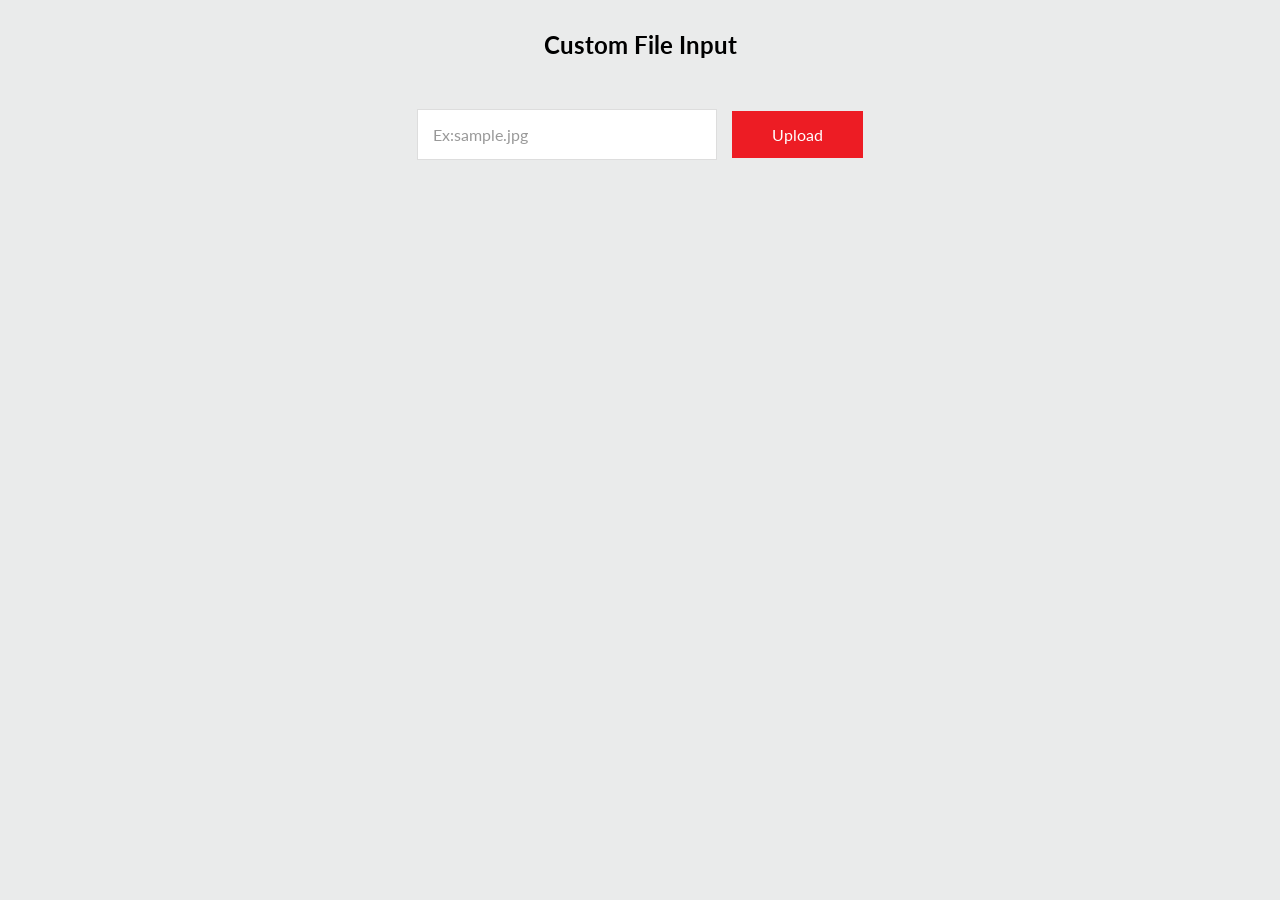
<file: Cau11/index.html>
<!DOCTYPE html>
<html lang="vi">
<head>
<meta name="viewport" content="width=device-width, initial-scale=1.0, user-scalable=no">
<title>Câu 11 - Hiển thị tên file và phần mở rộng</title>
<meta charset="UTF-8">
<link rel="stylesheet" href="Styles/style.css">
</head>
<body>

<h2 class="text-center">Custom File Input</h2>

<div class="custom-file-wrp">
	<div class="filename" id="filename">
		Ex:sample.jpg
	</div>
	<div class="custom-file">
		<label for="fileupload">Upload</label>
		<input type="file" id="fileupload">
	</div>
</div>

<div id="fileinfo"></div>

<script src="Scripts/jquery-latest.min.js"></script>
<script src="Scripts/cau11.js"></script>
</body>
</html>
</file>
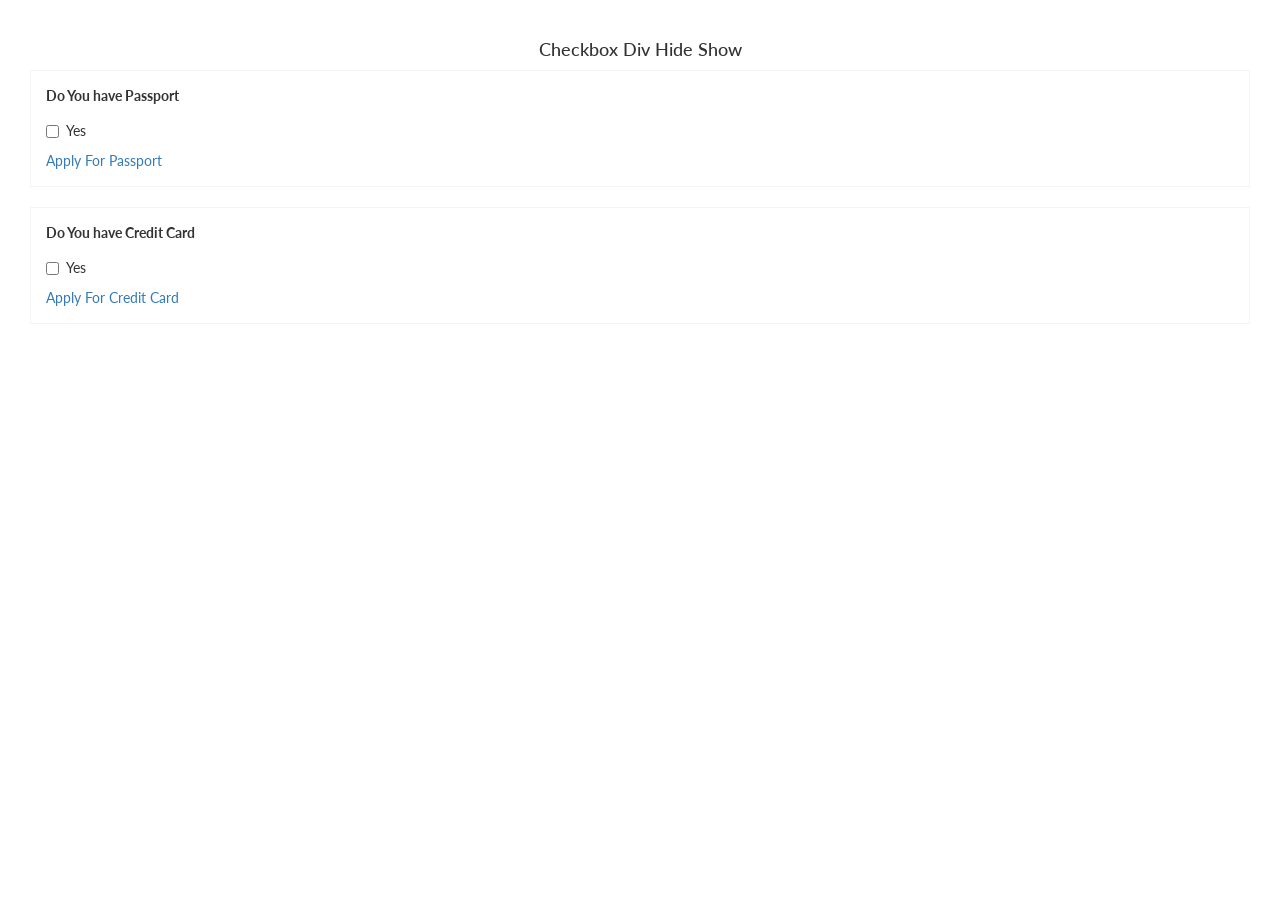
<file: Cau12/index.html>
<!DOCTYPE html>
<html lang="vi">
<head>
<meta charset="UTF-8">
<title>Câu 12 - Checkbox ẩn/hiện textbox</title>
<link rel="stylesheet" href="Styles/bootstrap.min.css">
<link rel="stylesheet" href="Styles/style.css">
</head>
<body>
<h4>Checkbox Div Hide Show</h4>

<div class="checkbox-card">
	<label for="">Do You have Passport</label>
	<div class="checkbox">
		<label>
			<input type="checkbox" class="checkme">Yes
		</label>
	</div>
	<div class="passport-box">
		<input type="text" placeholder="Enter Passport Number" class="form-control">
	</div>
	<div class="apply-box">
		<a href="">Apply For Passport</a>
	</div>
</div>
<br>
<div class="checkbox-card">
	<label for="">Do You have Credit Card</label>
	<div class="checkbox">
		<label>
			<input type="checkbox" class="checkme">Yes
		</label>
	</div>
	<div class="passport-box">
		<input type="text" placeholder="Enter Credit Card Number" class="form-control">
	</div>
	<div class="apply-box">
		<a href="">Apply For Credit Card</a>
	</div>
</div>

<script src="Scripts/jquery-latest.min.js"></script>
<script src="Scripts/cau12.js"></script>
</body>
</html>
</file>
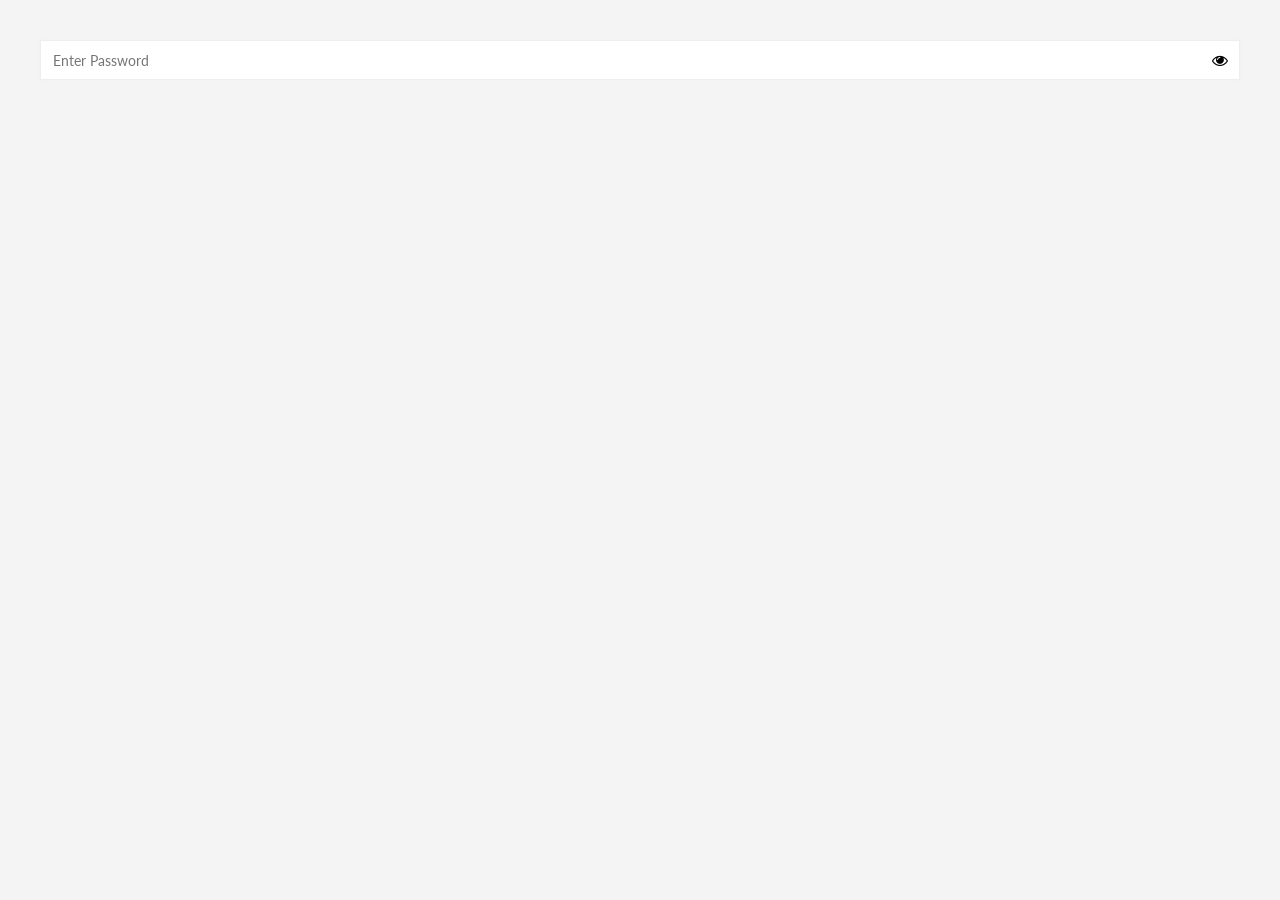
<file: Cau13/index.html>
<!DOCTYPE html>
<html lang="vi">
<head>
<meta name="viewport" content="width=device-width, initial-scale=1.0, user-scalable=no">
<title>Câu 13 - Hiện/ẩn mật khẩu</title>
<meta charset="UTF-8">
<!--Font Awesome CDN Link-->
<link href="https://cdnjs.cloudflare.com/ajax/libs/font-awesome/4.7.0/css/font-awesome.min.css" rel="stylesheet" type="text/css"/>
<link rel="stylesheet" href="Styles/style.css">
</head>
<body>

	<div class="password-show-card">
		<input type="password" class="input-control" placeholder="Enter Password">
		<i class="fa fa-eye password-show" title="Hiện/ẩn mật khẩu"></i>
	</div>

<script src="Scripts/jquery-latest.min.js"></script>
<script src="Scripts/cau13.js"></script>
</body>
</html>
</file>
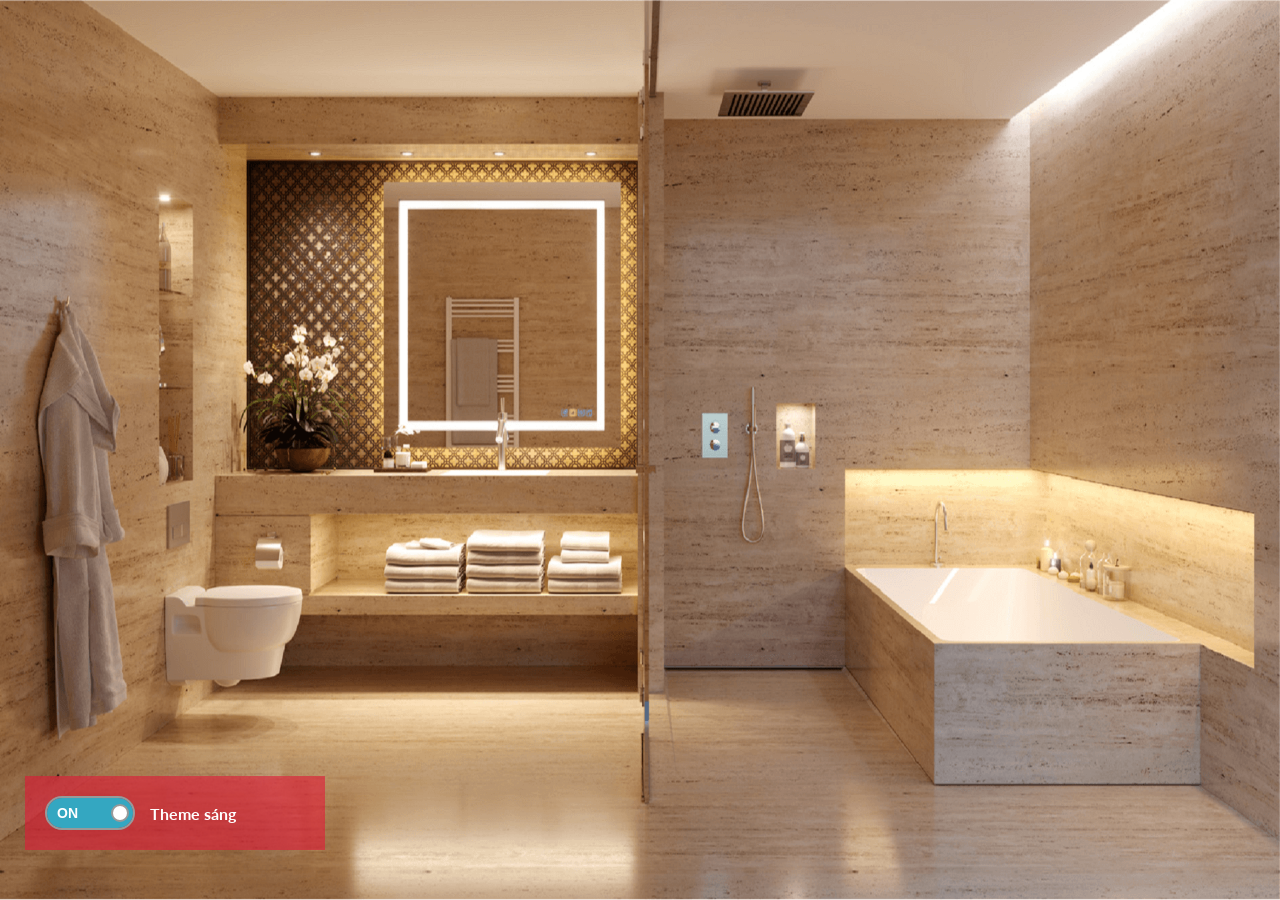
<file: Cau14/index.html>
<!DOCTYPE html>
<html lang="vi">

<head>
    <meta name="viewport" content="width=device-width, initial-scale=1.0, user-scalable=no">
    <title>Câu 14 - Chuyển theme sáng / tối</title>
    <meta charset="UTF-8">

    <link rel="stylesheet" href="Styles/style.css">
</head>

<body class="light">

    <!--IMAGE EFFECT: on.png = nền sáng, off.png = nền tối-->
    <div class="image-effect" id="image-effect-2">
        <img src="Images/off.png" id="img-off" alt="Theme tối">
        <img src="Images/on.png" id="img-on" class="fadeEffect" alt="Theme sáng">
    </div>

    <!--Switch Button-->
    <div class="switch-btn">
        <div class="onoffswitch">
            <input type="checkbox" name="onoffswitch" class="onoffswitch-checkbox toggle-switch-2" id="myonoffswitch" tabindex="0" checked>
            <label class="onoffswitch-label" for="myonoffswitch">
            <span class="onoffswitch-inner"></span>
            <span class="onoffswitch-switch"></span>
            </label>
        </div>
        <span class="theme-label" id="themeLabel">Theme sáng</span>
    </div>

    <script src="Scripts/jquery-latest.min.js"></script>
    <script src="Scripts/cau14.js"></script>

</body>

</html>
</file>
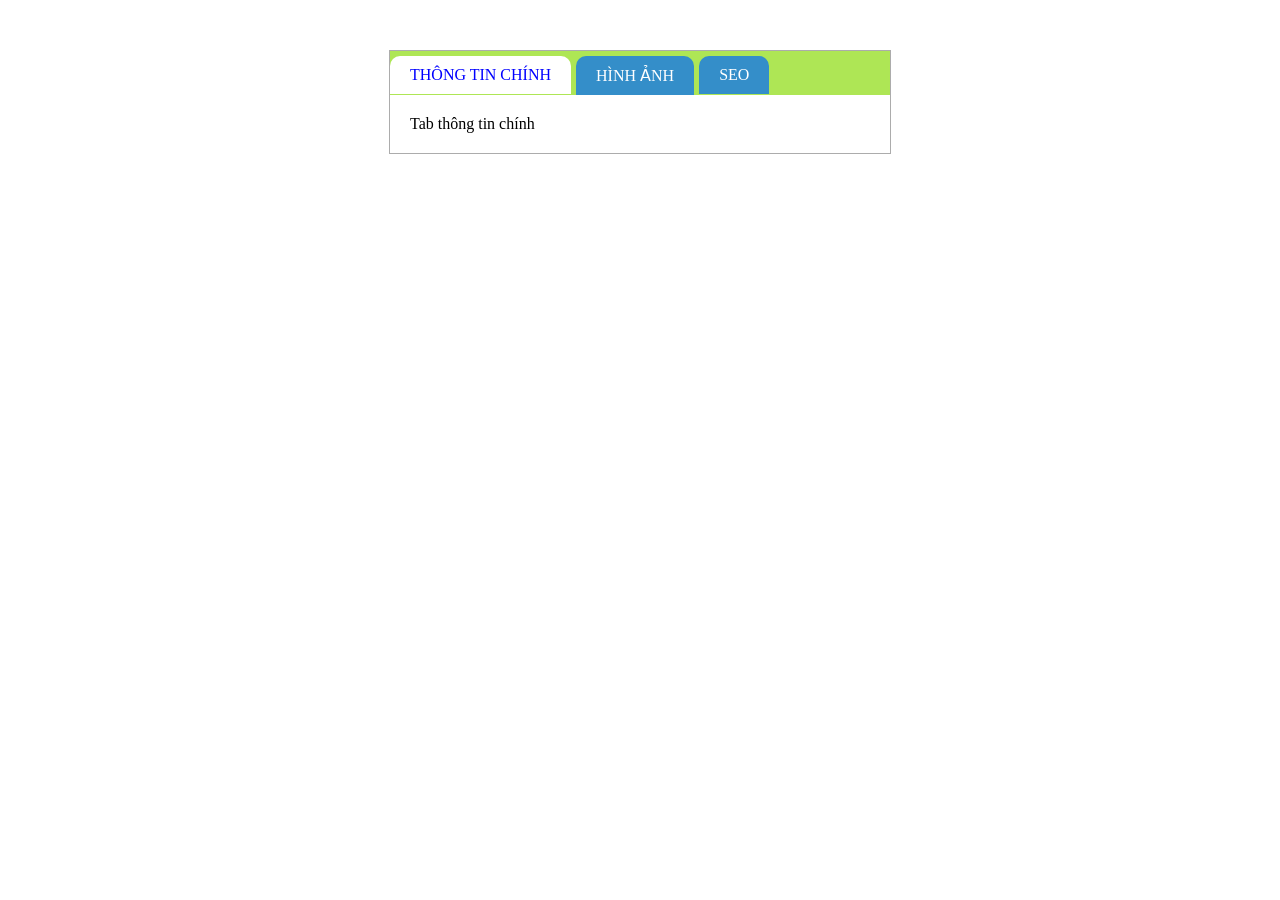
<file: Cau15/index.html>
<!DOCTYPE html>
<html lang="vi">
    <head>
        <title>Câu 15 - Tạo tabs trong jQuery</title>
        <meta charset="UTF-8">
        <meta name="viewport" content="width=device-width, initial-scale=1.0">
        <link rel="stylesheet" type="text/css" href="Styles/style.css">
    </head>
    <body>
        <div class="tab-wrapper">
            <ul class="tab">
                <li class="active">
                    <a href="#tab-main-info">Thông tin chính</a>
                </li>
                <li>
                    <a href="#tab-image">Hình ảnh</a>
                </li>
                <li>
                    <a href="#tab-seo">SEO</a>
                </li>
            </ul>
            <div class="tab-content">
                <div class="tab-item" id="tab-main-info">
                    Tab thông tin chính
                </div>
                <div class="tab-item" id="tab-image">
                    Tab hình ảnh
                </div>
                <div class="tab-item" id="tab-seo">
                    Tab SEO
                </div>
            </div>
        </div>

        <script src="Scripts/jquery-latest.min.js"></script>
        <script src="Scripts/cau15.js"></script>
    </body>
</html>
</file>
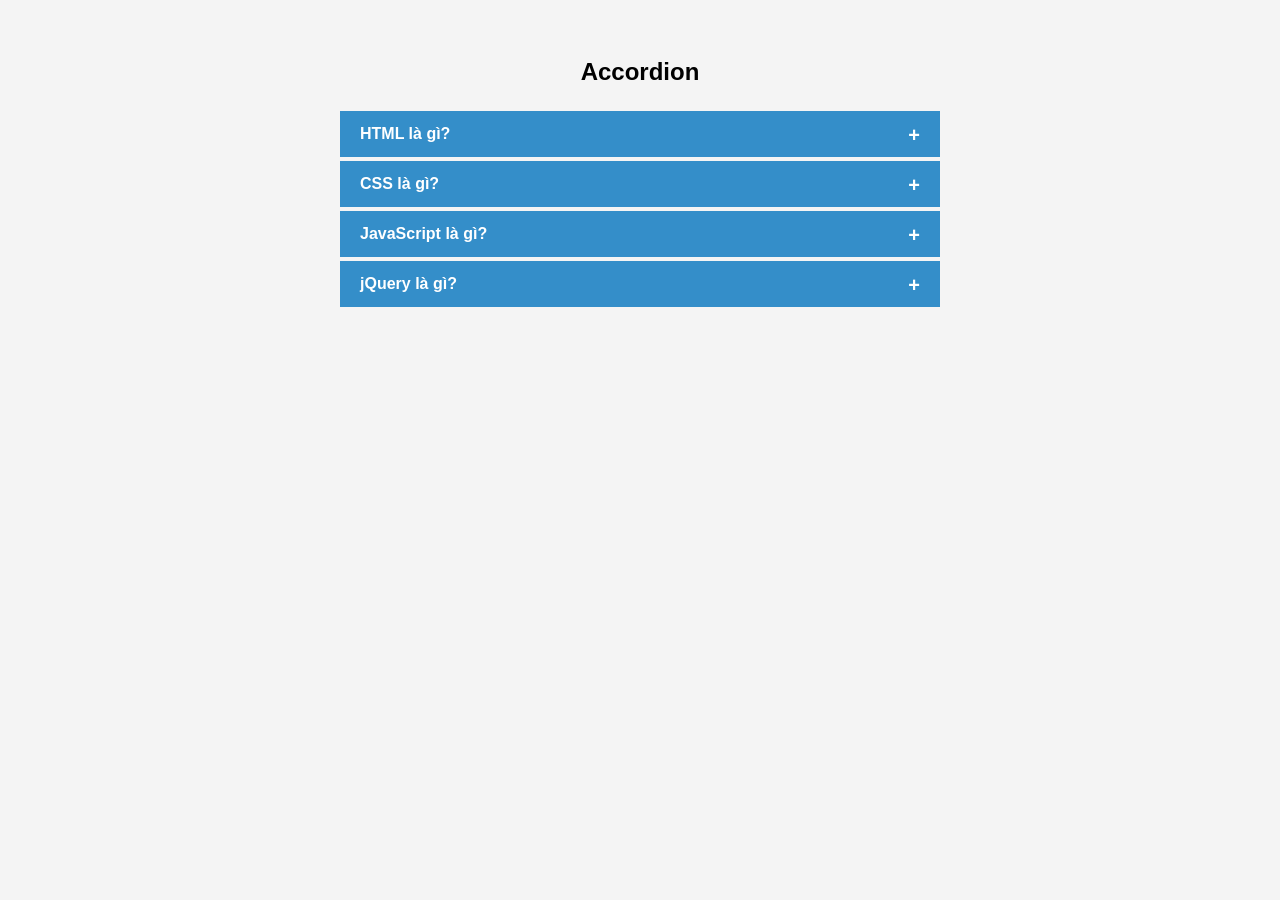
<file: Cau17/index.html>
<!DOCTYPE html>
<html lang="vi">
<head>
<meta charset="UTF-8">
<meta name="viewport" content="width=device-width, initial-scale=1.0">
<title>Câu 17 - Accordion với jQuery</title>
<link rel="stylesheet" href="Styles/style.css">
</head>
<body>
<h2>Accordion</h2>

<div class="accordion">
    <div class="accordion-title">HTML là gì?</div>
    <div class="accordion-content">
        HTML (HyperText Markup Language) là ngôn ngữ đánh dấu dùng để xây dựng cấu trúc và nội dung của trang web.
    </div>

    <div class="accordion-title">CSS là gì?</div>
    <div class="accordion-content">
        CSS (Cascading Style Sheets) dùng để định dạng giao diện trang web: màu sắc, phông chữ, bố cục, hiệu ứng...
    </div>

    <div class="accordion-title">JavaScript là gì?</div>
    <div class="accordion-content">
        JavaScript là ngôn ngữ lập trình giúp trang web tương tác với người dùng và xử lý sự kiện trên trình duyệt.
    </div>

    <div class="accordion-title">jQuery là gì?</div>
    <div class="accordion-content">
        jQuery là thư viện JavaScript giúp thao tác DOM, xử lý sự kiện và tạo hiệu ứng ngắn gọn hơn.
    </div>
</div>

<script src="Scripts/jquery-latest.min.js"></script>
<script src="Scripts/cau17.js"></script>
</body>
</html>
</file>
<file: Cau11/Styles/style.css>
@import url('https://fonts.googleapis.com/css?family=Lato:400,700,900|Open+Sans:300,400|Oswald:400,700');
* { padding: 0; margin: 0; box-sizing: border-box }
body {font-family:'Lato',sans-serif;padding: 30px;background: #eaebeb;}

/**************/

.text-center{
text-align: center;
margin-bottom: 50px;
}

.custom-file-wrp{
	display: flex;
	justify-content: center;
	align-items: center;
}

.filename{
	background: #fff;
	padding: 15px 15px;
	border: 1px solid #ddd;
	width: 300px;
	margin-right: 15px;
	color: #999
}

.custom-file input[type="file"]
{
	display: none
}

.custom-file label{
	cursor: pointer;
	background: #ed1c24;
	display: inline-block;
	color: #fff;
	padding: 14px 40px;
	text-align: center;
}
/* Thông tin file sau khi chọn */
#fileinfo{ text-align:center; margin-top:25px; color:#333; line-height:1.8; }
#fileinfo b{ color:#ed1c24; }
.filename.has-file{ color:#333; }
</file>
<file: Cau12/Styles/style.css>
@import url('https://fonts.googleapis.com/css?family=Lato:400,700,900|Open+Sans:300,400|Oswald:400,700');
* { padding: 0; margin: 0; box-sizing: border-box }
body {font-family:'Lato',sans-serif;padding: 30px;}

/**************/
h4{text-align: center}

.checkbox-card{
	border: 1px solid #f4f4f4;
	padding: 15px;
}

.passport-box{
	display: none
}

.apply-box{
	margin-top: 10px;
	display: none
}
</file>
<file: Cau13/Styles/style.css>
@import url('https://fonts.googleapis.com/css?family=Lato:400,700,900|Open+Sans:300,400|Oswald:400,700');

* {
padding: 0;
margin: 0;
box-sizing: border-box;
font-family: 'Lato', sans-serif;
}

html,body{
width: 100%;
height: 100%;
background: #f4f4f4;
padding: 20px;
}

/***************/

.password-show-card{
	position: relative
}

.password-show-card .input-control{
	width: 100%;
	height: 40px;
	background: #fff;
	border: 1px solid #eee;
	box-shadow: 0px 0px 2px #eee;
	padding: 6px 12px;
	font-size: 14px;
	color: #333333
}

.password-show-card .input-control:focus{
border: 1px solid #66afe9;
}

.password-show-card .password-show{
position: absolute;
top: 12px;
right: 12px;
cursor: pointer;
}
</file>
<file: Cau14/Styles/style.css>
@import url('https://fonts.googleapis.com/css?family=Lato:400,700,900|Open+Sans:300,400|Oswald:400,700');
* {
    padding: 0;
    margin: 0;
    box-sizing: border-box
}

body {
    font-family: 'Lato', sans-serif;
    background: #eaebeb;
}


/**************/


/******Image Transition Effect*********/

.image-effect {
    position: relative;
}

.image-effect img {
    position: absolute;
    left: 0;
    transition: opacity 1.2s ease-in-out;
    opacity: 0;
    height: 100vh;
    width: 100%;
}

.image-effect img.fadeEffect {
    opacity: 1;
}


/****/

.switch-btn {
    margin-left: 25px;
    position: absolute;
    bottom: 50px;
    z-index: 10;
    background: rgba(226, 25, 55, .6);
    width: 300px;
    padding: 20px;
    display: flex;
    align-items: center;
}

.onoffswitch {
    position: relative;
    width: 90px;
    -webkit-user-select: none;
    -moz-user-select: none;
    -ms-user-select: none;
}

.onoffswitch-checkbox {
    position: absolute;
    opacity: 0;
    pointer-events: none;
}

.onoffswitch-label {
    display: block;
    overflow: hidden;
    cursor: pointer;
    border: 2px solid #999999;
    border-radius: 20px;
}

.onoffswitch-inner {
    display: block;
    width: 200%;
    margin-left: -100%;
    transition: margin 0.3s ease-in 0s;
}

.onoffswitch-inner:before,
.onoffswitch-inner:after {
    display: block;
    float: left;
    width: 50%;
    height: 30px;
    padding: 0;
    line-height: 30px;
    font-size: 14px;
    color: white;
    font-family: Trebuchet, Arial, sans-serif;
    font-weight: bold;
    box-sizing: border-box;
}

.onoffswitch-inner:before {
    content: "ON";
    padding-left: 10px;
    background-color: #34A7C1;
    color: #FFFFFF;
}

.onoffswitch-inner:after {
    content: "OFF";
    padding-right: 10px;
    background-color: #EEEEEE;
    color: #999999;
    text-align: right;
}

.onoffswitch-switch {
    display: block;
    width: 18px;
    margin: 6px;
    background: #FFFFFF;
    position: absolute;
    top: 2px;
    bottom: 0;
    right: 56px;
    border: 2px solid #999999;
    border-radius: 20px;
    transition: all 0.3s ease-in 0s;
    height: 18px;
}

.onoffswitch-checkbox:checked+.onoffswitch-label .onoffswitch-inner {
    margin-left: 0;
}

.onoffswitch-checkbox:checked+.onoffswitch-label .onoffswitch-switch {
    right: 0px;
}
/******* Theme sáng / tối *******/
body { transition: background .6s ease; }
body.light { background: #eaebeb; }
body.dark  { background: #111; }

.switch-btn { transition: background .6s ease; }
body.dark .switch-btn { background: rgba(0, 0, 0, .65); }

.theme-label {
    margin-left: 15px;
    color: #fff;
    font-weight: 700;
}
</file>
<file: Cau15/Styles/style.css>
.tab-wrapper{
    width: 500px;
    margin: 50px auto;
    border: solid 1px #acacac;
}
.tab-wrapper ul{
    overflow: hidden;
    background: #aee655;
    margin: 0px;
    padding: 0px;
}
.tab-wrapper ul li{
    float: left;
    list-style: none;
    padding: 10px 20px;
    background: #348ec9;
    border-radius: 10px 10px 0px 0px;
    margin-right: 5px;
    margin-top: 5px;
}
.tab-wrapper ul li.active{
    background: #Fff;
}
.tab-wrapper ul li.active a{
    color: blue;
}
.tab-wrapper ul li a{
    color: #fff;
    text-transform: uppercase;
    text-decoration: none;
}
.tab-content{
    padding: 20px;
}
.tab-item{
    display: none;
}
</file>
<file: Cau17/Styles/style.css>
* { box-sizing: border-box; }
body { font-family: Arial, Helvetica, sans-serif; background: #f4f4f4; padding: 30px; }
h2 { text-align: center; margin-bottom: 25px; }

.accordion { width: 600px; max-width: 100%; margin: 0 auto; }

.accordion-title {
    background: #348ec9;
    color: #fff;
    padding: 14px 20px;
    margin-top: 4px;
    cursor: pointer;
    font-weight: 700;
    position: relative;
    user-select: none;
    transition: background .2s;
}
.accordion-title:hover { background: #2a76a8; }
.accordion-title::after { content: "+"; position: absolute; right: 20px; font-size: 20px; line-height: 1; top: 14px; }
.accordion-title.active { background: #aee655; color: #222; }
.accordion-title.active::after { content: "\2212"; }

.accordion-content {
    display: none;
    background: #fff;
    border: 1px solid #ddd;
    border-top: none;
    padding: 18px 20px;
    line-height: 1.6;
}
</file>
